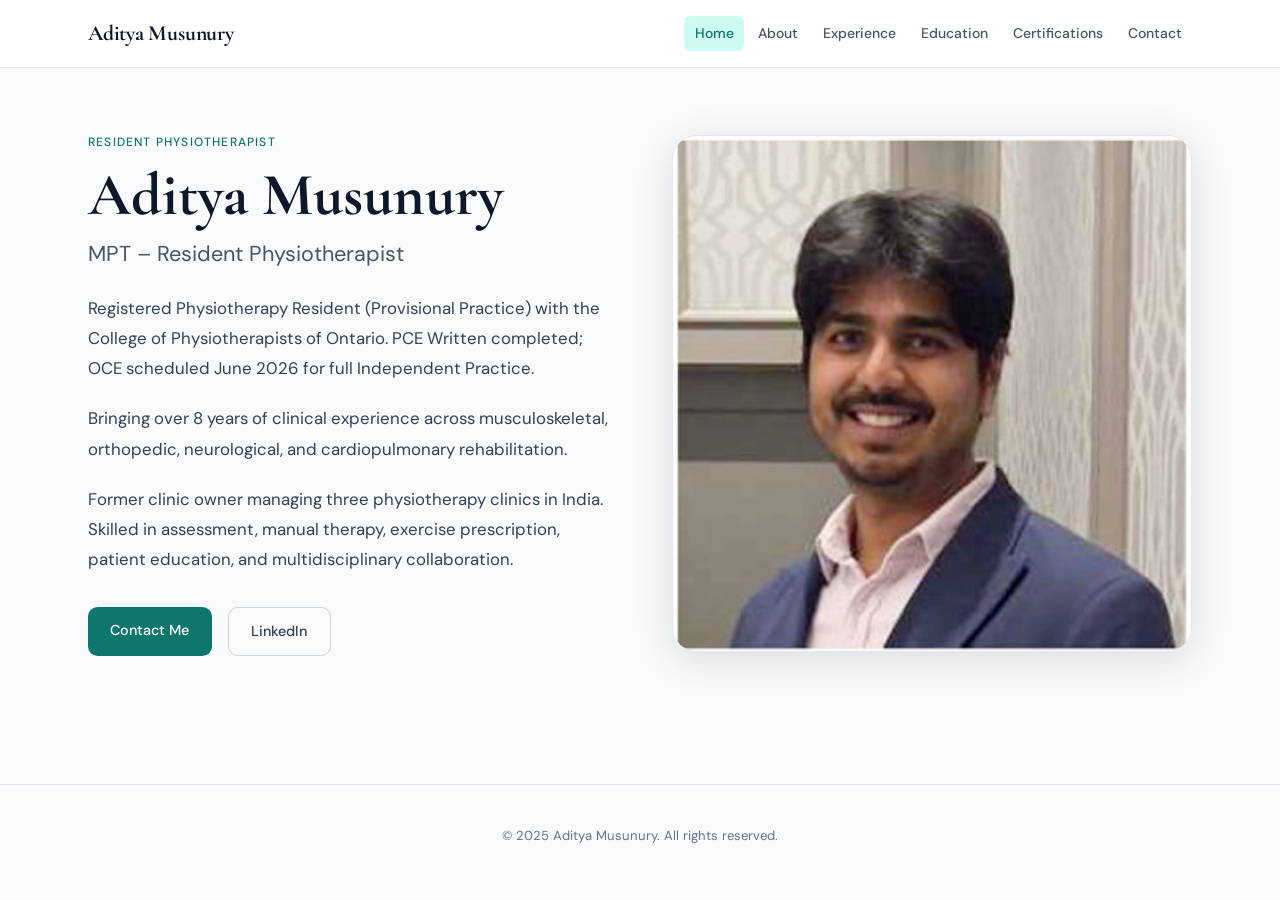
<file: index.html>
<!DOCTYPE html>
<html lang="en">
<head>
  <meta charset="UTF-8" />
  <meta name="viewport" content="width=device-width, initial-scale=1.0" />
  <title>Aditya Musunury | Resident Physiotherapist</title>
  <meta name="description" content="Professional website of Aditya Musunury, MPT – Resident Physiotherapist in Ontario." />
  <link rel="stylesheet" href="style.css" />
</head>
<body>

  <div id="site-nav"></div>

  <main class="page">
    <div class="hero">
      <div class="fade-up">
        <p class="eyebrow">Resident Physiotherapist</p>
        <h1>Aditya Musunury</h1>
        <p class="hero-sub">MPT – Resident Physiotherapist</p>

        <p class="hero-body">
          Registered Physiotherapy Resident (Provisional Practice) with the
          College of Physiotherapists of Ontario. PCE Written completed; OCE
          scheduled June 2026 for full Independent Practice.
        </p>
        <p class="hero-body">
          Bringing over 8 years of clinical experience across musculoskeletal,
          orthopedic, neurological, and cardiopulmonary rehabilitation.
        </p>
        <p class="hero-body">
          Former clinic owner managing three physiotherapy clinics in India.
          Skilled in assessment, manual therapy, exercise prescription,
          patient education, and multidisciplinary collaboration.
        </p>

        <div class="hero-actions">
          <a href="contact.html" class="btn btn-primary">Contact Me</a>
          <a href="https://www.linkedin.com/in/adityamusunury" target="_blank" rel="noreferrer" class="btn btn-outline">LinkedIn</a>
        </div>
      </div>

      <div class="hero-img fade-up">
        <img src="profile.jpg" alt="Aditya Musunury" width="450" height="550" />
      </div>
    </div>
  </main>

  <footer>© 2025 Aditya Musunury. All rights reserved.</footer>

  <script src="nav.js"></script>
</body>
</html>
</file>
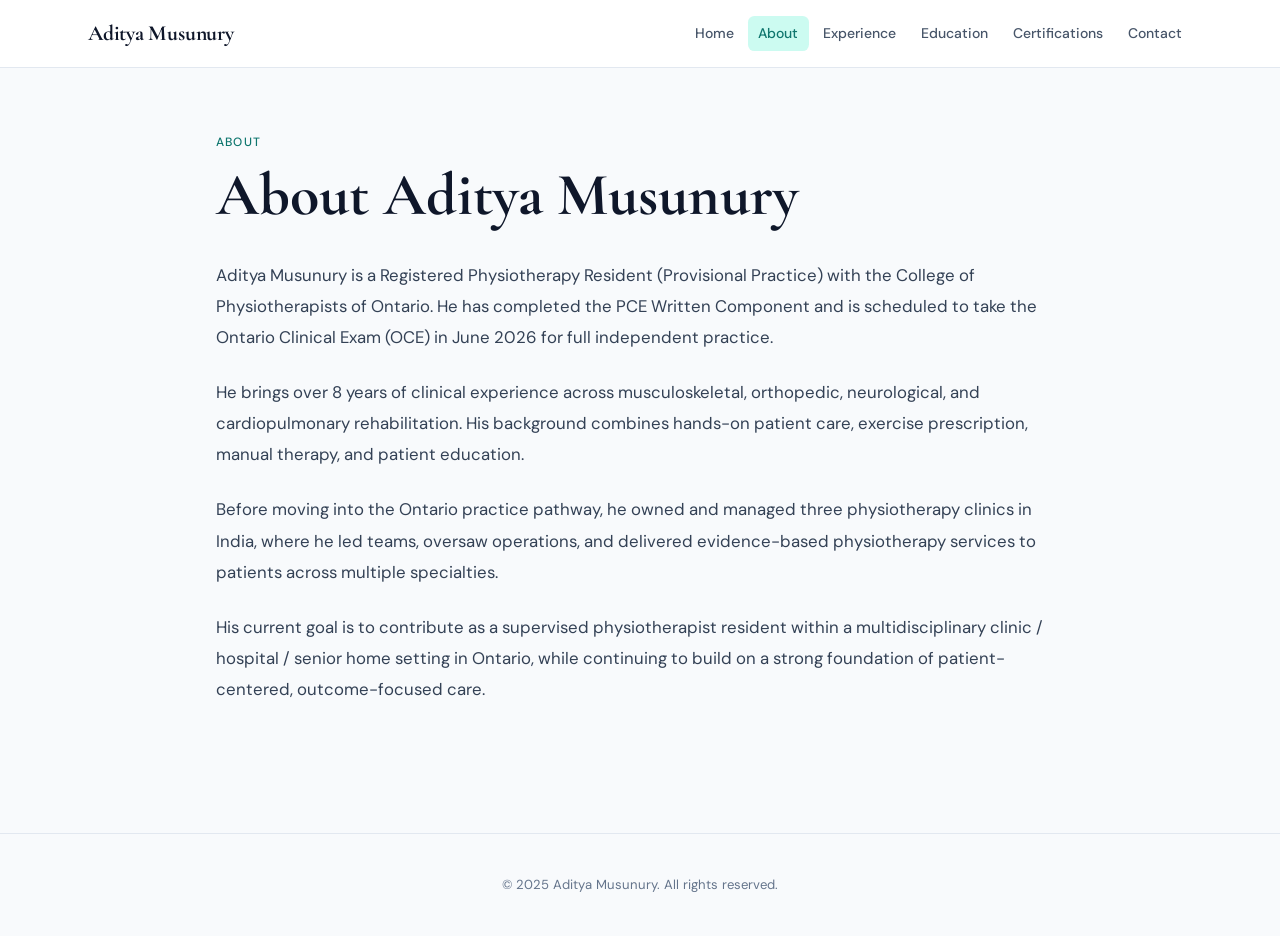
<file: about.html>
<!DOCTYPE html>
<html lang="en">
<head>
  <meta charset="UTF-8" />
  <meta name="viewport" content="width=device-width, initial-scale=1.0" />
  <title>About | Aditya Musunury</title>
  <link rel="stylesheet" href="style.css" />
</head>
<body>

  <div id="site-nav"></div>

  <main class="page-sm">
    <p class="eyebrow fade-up">About</p>
    <h1 class="fade-up">About Aditya Musunury</h1>

    <div class="mt-4 stack fade-up" style="font-size:1.05rem; line-height:1.85;">
      <p>
        Aditya Musunury is a Registered Physiotherapy Resident (Provisional Practice)
        with the College of Physiotherapists of Ontario. He has completed the PCE
        Written Component and is scheduled to take the Ontario Clinical Exam (OCE)
        in June 2026 for full independent practice.
      </p>
      <p>
        He brings over 8 years of clinical experience across musculoskeletal,
        orthopedic, neurological, and cardiopulmonary rehabilitation. His
        background combines hands-on patient care, exercise prescription,
        manual therapy, and patient education.
      </p>
      <p>
        Before moving into the Ontario practice pathway, he owned and managed
        three physiotherapy clinics in India, where he led teams, oversaw
        operations, and delivered evidence-based physiotherapy services to
        patients across multiple specialties.
      </p>
      <p>
        His current goal is to contribute as a supervised
        physiotherapist resident within a multidisciplinary clinic / hospital / senior home setting in Ontario,
        while continuing to build on a strong foundation of patient-centered,
        outcome-focused care.
      </p>
    </div>
  </main>

  <footer>© 2025 Aditya Musunury. All rights reserved.</footer>

  <script src="nav.js"></script>
</body>
</html>
</file>
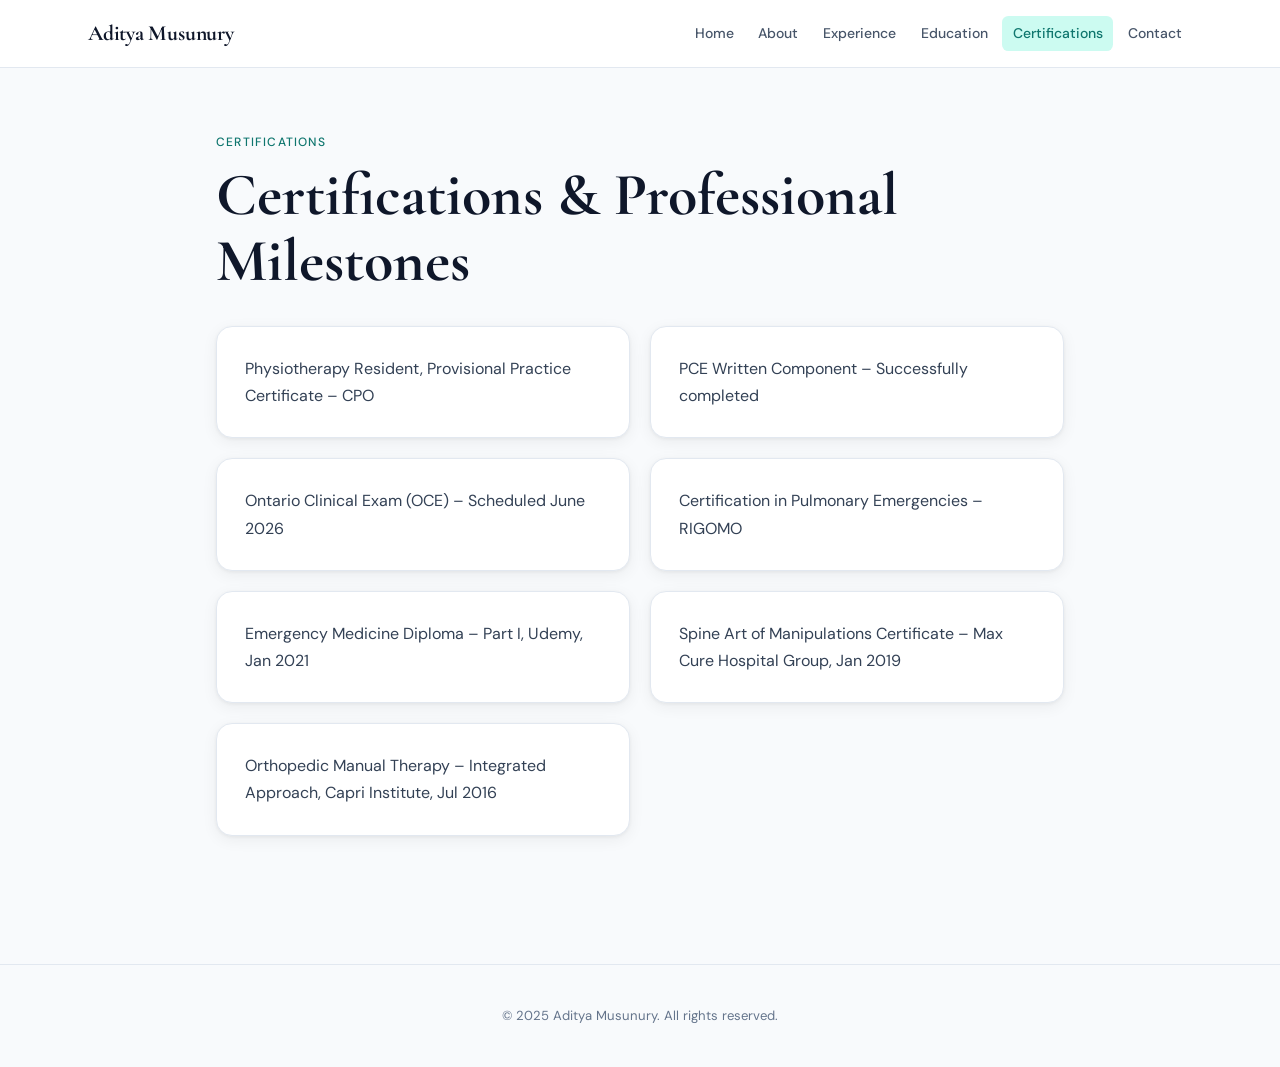
<file: certifications.html>
<!DOCTYPE html>
<html lang="en">
<head>
  <meta charset="UTF-8" />
  <meta name="viewport" content="width=device-width, initial-scale=1.0" />
  <title>Certifications | Aditya Musunury</title>
  <link rel="stylesheet" href="style.css" />
</head>
<body>

  <div id="site-nav"></div>

  <main class="page-sm">
    <p class="eyebrow fade-up">Certifications</p>
    <h1 class="fade-up">Certifications &amp; Professional Milestones</h1>

    <div class="mt-4 card-grid card-grid-2">
      <div class="card fade-up"><p>Physiotherapy Resident, Provisional Practice Certificate – CPO</p></div>
      <div class="card fade-up"><p>PCE Written Component – Successfully completed</p></div>
      <div class="card fade-up"><p>Ontario Clinical Exam (OCE) – Scheduled June 2026</p></div>
      <div class="card fade-up"><p>Certification in Pulmonary Emergencies – RIGOMO</p></div>
      <div class="card fade-up"><p>Emergency Medicine Diploma – Part I, Udemy, Jan 2021</p></div>
      <div class="card fade-up"><p>Spine Art of Manipulations Certificate – Max Cure Hospital Group, Jan 2019</p></div>
      <div class="card fade-up"><p>Orthopedic Manual Therapy – Integrated Approach, Capri Institute, Jul 2016</p></div>
    </div>
  </main>

  <footer>© 2025 Aditya Musunury. All rights reserved.</footer>

  <script src="nav.js"></script>
</body>
</html>
</file>
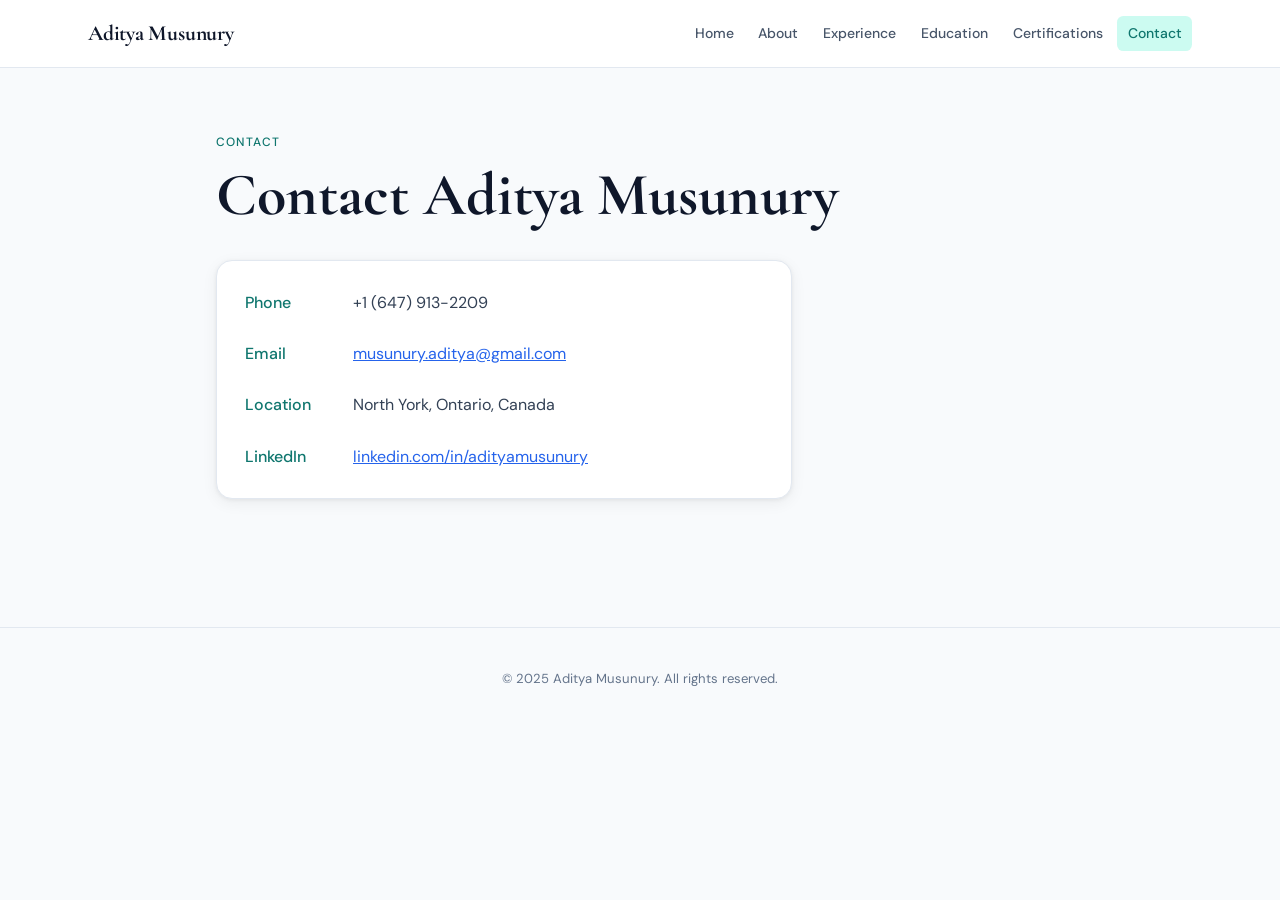
<file: contact.html>
<!DOCTYPE html>
<html lang="en">
<head>
  <meta charset="UTF-8" />
  <meta name="viewport" content="width=device-width, initial-scale=1.0" />
  <title>Contact | Aditya Musunury</title>
  <link rel="stylesheet" href="style.css" />
</head>
<body>

  <div id="site-nav"></div>

  <main class="page-sm">
    <p class="eyebrow fade-up">Contact</p>
    <h1 class="fade-up">Contact Aditya Musunury</h1>

    <div class="card mt-4 fade-up" style="max-width:36rem;">
      <div class="stack">
        <div class="contact-item">
          <span class="contact-label">Phone</span>
          <span>+1 (647) 913-2209</span>
        </div>
        <div class="contact-item">
          <span class="contact-label">Email</span>
          <a href="mailto:musunury.aditya@gmail.com">musunury.aditya@gmail.com</a>
        </div>
        <div class="contact-item">
          <span class="contact-label">Location</span>
          <span>North York, Ontario, Canada</span>
        </div>
        <div class="contact-item">
          <span class="contact-label">LinkedIn</span>
          <a href="https://www.linkedin.com/in/adityamusunury" target="_blank" rel="noreferrer">
            linkedin.com/in/adityamusunury
          </a>
        </div>
      </div>
    </div>
  </main>

  <footer>© 2025 Aditya Musunury. All rights reserved.</footer>

  <script src="nav.js"></script>
</body>
</html>
</file>
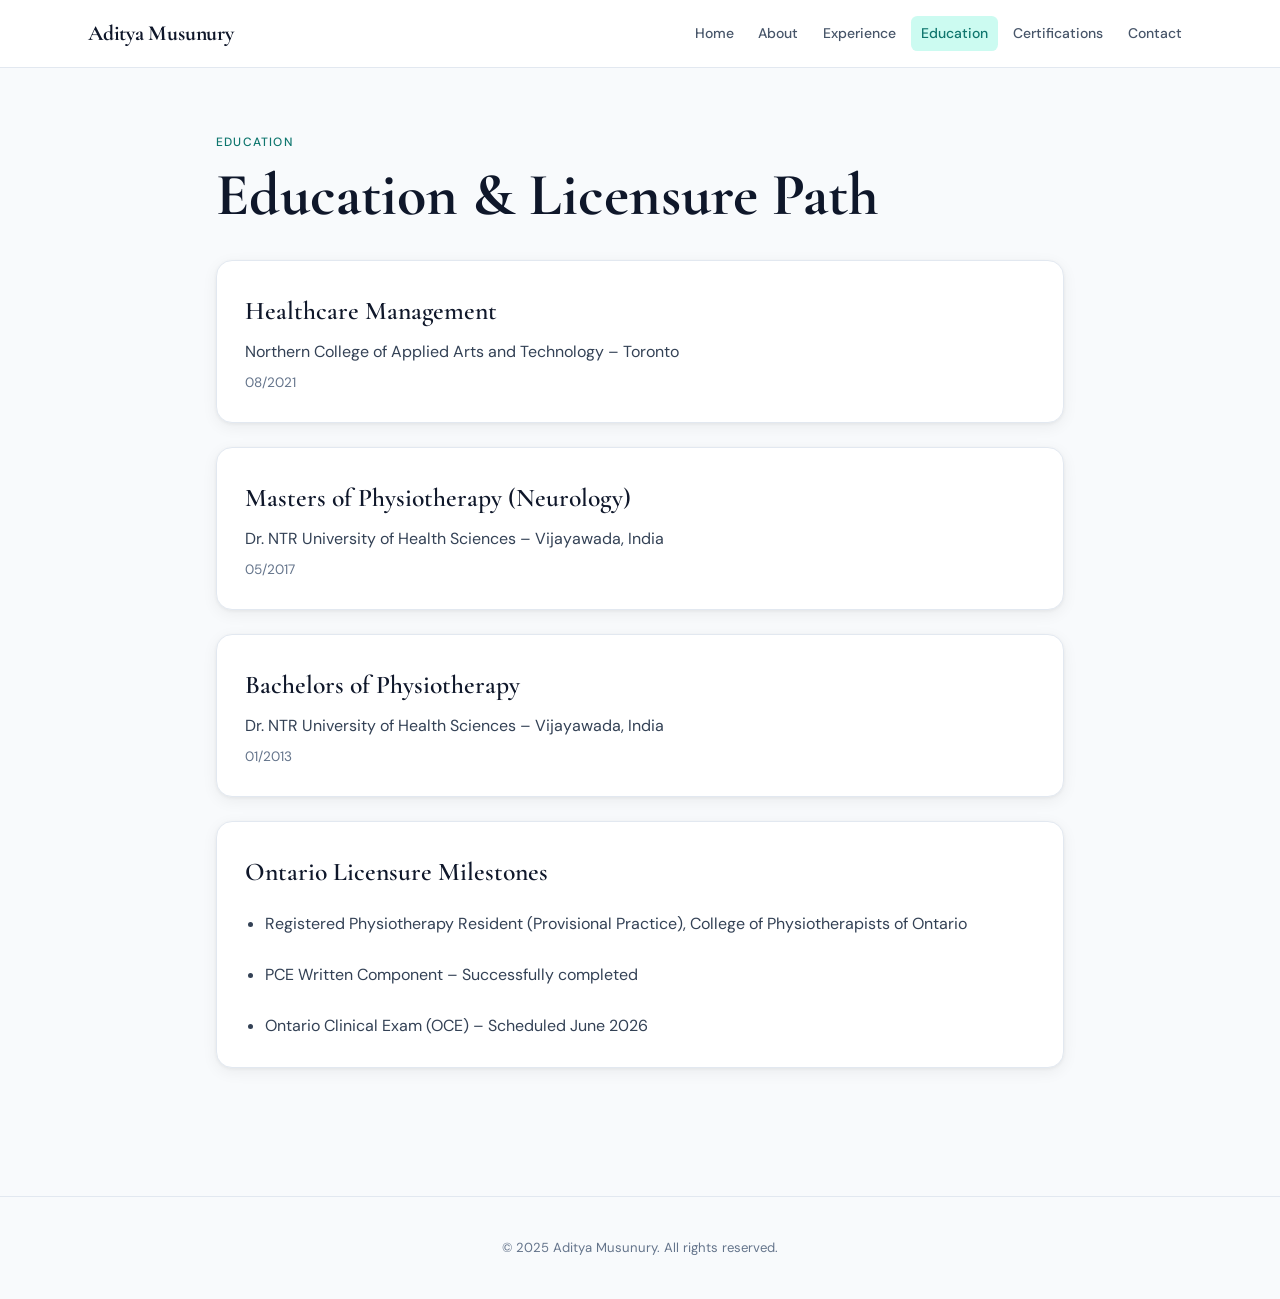
<file: education.html>
<!DOCTYPE html>
<html lang="en">
<head>
  <meta charset="UTF-8" />
  <meta name="viewport" content="width=device-width, initial-scale=1.0" />
  <title>Education | Aditya Musunury</title>
  <link rel="stylesheet" href="style.css" />
</head>
<body>

  <div id="site-nav"></div>

  <main class="page-sm">
    <p class="eyebrow fade-up">Education</p>
    <h1 class="fade-up">Education &amp; Licensure Path</h1>

    <div class="mt-4 stack">

      <div class="card fade-up">
        <h2>Healthcare Management</h2>
        <p class="mt-1">Northern College of Applied Arts and Technology – Toronto</p>
        <p class="text-sm mt-1">08/2021</p>
      </div>

      <div class="card fade-up">
        <h2>Masters of Physiotherapy (Neurology)</h2>
        <p class="mt-1">Dr. NTR University of Health Sciences – Vijayawada, India</p>
        <p class="text-sm mt-1">05/2017</p>
      </div>

      <div class="card fade-up">
        <h2>Bachelors of Physiotherapy</h2>
        <p class="mt-1">Dr. NTR University of Health Sciences – Vijayawada, India</p>
        <p class="text-sm mt-1">01/2013</p>
      </div>

      <div class="card fade-up">
        <h2>Ontario Licensure Milestones</h2>
        <ul style="margin-top:1rem; padding-left:1.25rem;" class="stack">
          <li>Registered Physiotherapy Resident (Provisional Practice), College of Physiotherapists of Ontario</li>
          <li>PCE Written Component – Successfully completed</li>
          <li>Ontario Clinical Exam (OCE) – Scheduled June 2026</li>
        </ul>
      </div>

    </div>
  </main>

  <footer>© 2025 Aditya Musunury. All rights reserved.</footer>

  <script src="nav.js"></script>
</body>
</html>
</file>
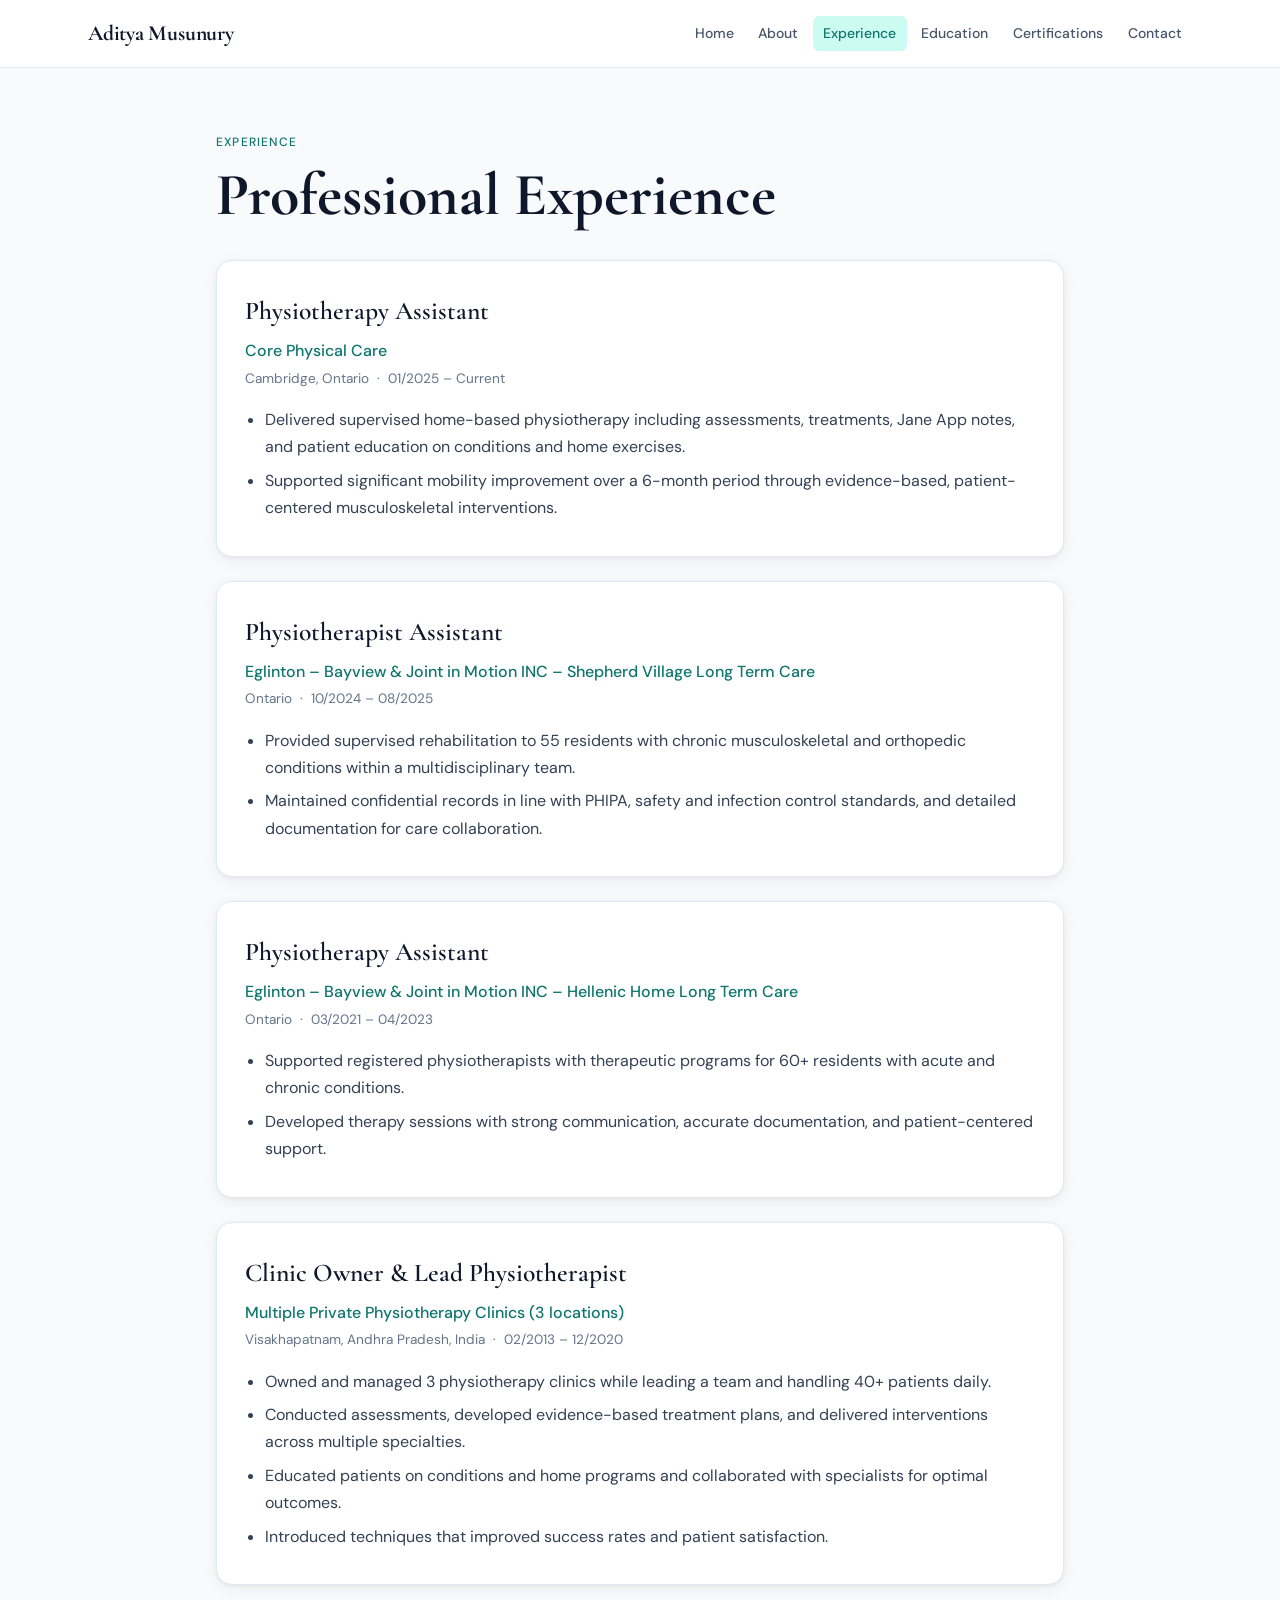
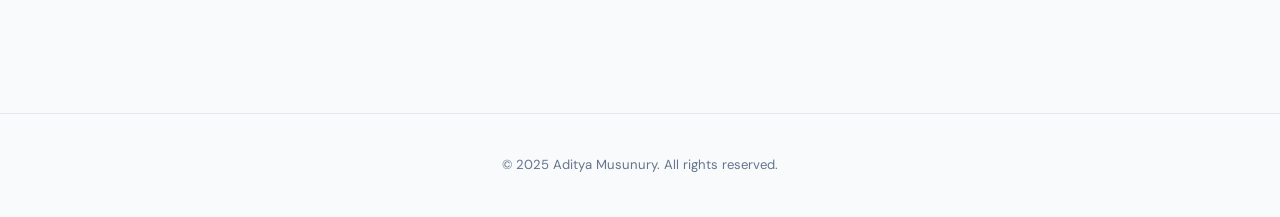
<file: experience.html>
<!DOCTYPE html>
<html lang="en">
<head>
  <meta charset="UTF-8" />
  <meta name="viewport" content="width=device-width, initial-scale=1.0" />
  <title>Experience | Aditya Musunury</title>
  <link rel="stylesheet" href="style.css" />
</head>
<body>

  <div id="site-nav"></div>

  <main class="page-sm">
    <p class="eyebrow fade-up">Experience</p>
    <h1 class="fade-up">Professional Experience</h1>

    <div class="mt-4 stack">

      <div class="card exp-card fade-up">
        <h2>Physiotherapy Assistant</h2>
        <p class="exp-org">Core Physical Care</p>
        <p class="exp-meta">Cambridge, Ontario &nbsp;·&nbsp; 01/2025 – Current</p>
        <ul>
          <li>Delivered supervised home-based physiotherapy including assessments, treatments, Jane App notes, and patient education on conditions and home exercises.</li>
          <li>Supported significant mobility improvement over a 6-month period through evidence-based, patient-centered musculoskeletal interventions.</li>
        </ul>
      </div>

      <div class="card exp-card fade-up">
        <h2>Physiotherapist Assistant</h2>
        <p class="exp-org">Eglinton – Bayview &amp; Joint in Motion INC – Shepherd Village Long Term Care</p>
        <p class="exp-meta">Ontario &nbsp;·&nbsp; 10/2024 – 08/2025</p>
        <ul>
          <li>Provided supervised rehabilitation to 55 residents with chronic musculoskeletal and orthopedic conditions within a multidisciplinary team.</li>
          <li>Maintained confidential records in line with PHIPA, safety and infection control standards, and detailed documentation for care collaboration.</li>
        </ul>
      </div>

      <div class="card exp-card fade-up">
        <h2>Physiotherapy Assistant</h2>
        <p class="exp-org">Eglinton – Bayview &amp; Joint in Motion INC – Hellenic Home Long Term Care</p>
        <p class="exp-meta">Ontario &nbsp;·&nbsp; 03/2021 – 04/2023</p>
        <ul>
          <li>Supported registered physiotherapists with therapeutic programs for 60+ residents with acute and chronic conditions.</li>
          <li>Developed therapy sessions with strong communication, accurate documentation, and patient-centered support.</li>
        </ul>
      </div>

      <div class="card exp-card fade-up">
        <h2>Clinic Owner &amp; Lead Physiotherapist</h2>
        <p class="exp-org">Multiple Private Physiotherapy Clinics (3 locations)</p>
        <p class="exp-meta">Visakhapatnam, Andhra Pradesh, India &nbsp;·&nbsp; 02/2013 – 12/2020</p>
        <ul>
          <li>Owned and managed 3 physiotherapy clinics while leading a team and handling 40+ patients daily.</li>
          <li>Conducted assessments, developed evidence-based treatment plans, and delivered interventions across multiple specialties.</li>
          <li>Educated patients on conditions and home programs and collaborated with specialists for optimal outcomes.</li>
          <li>Introduced techniques that improved success rates and patient satisfaction.</li>
        </ul>
      </div>

    </div>
  </main>

  <footer>© 2025 Aditya Musunury. All rights reserved.</footer>

  <script src="nav.js"></script>
</body>
</html>
</file>
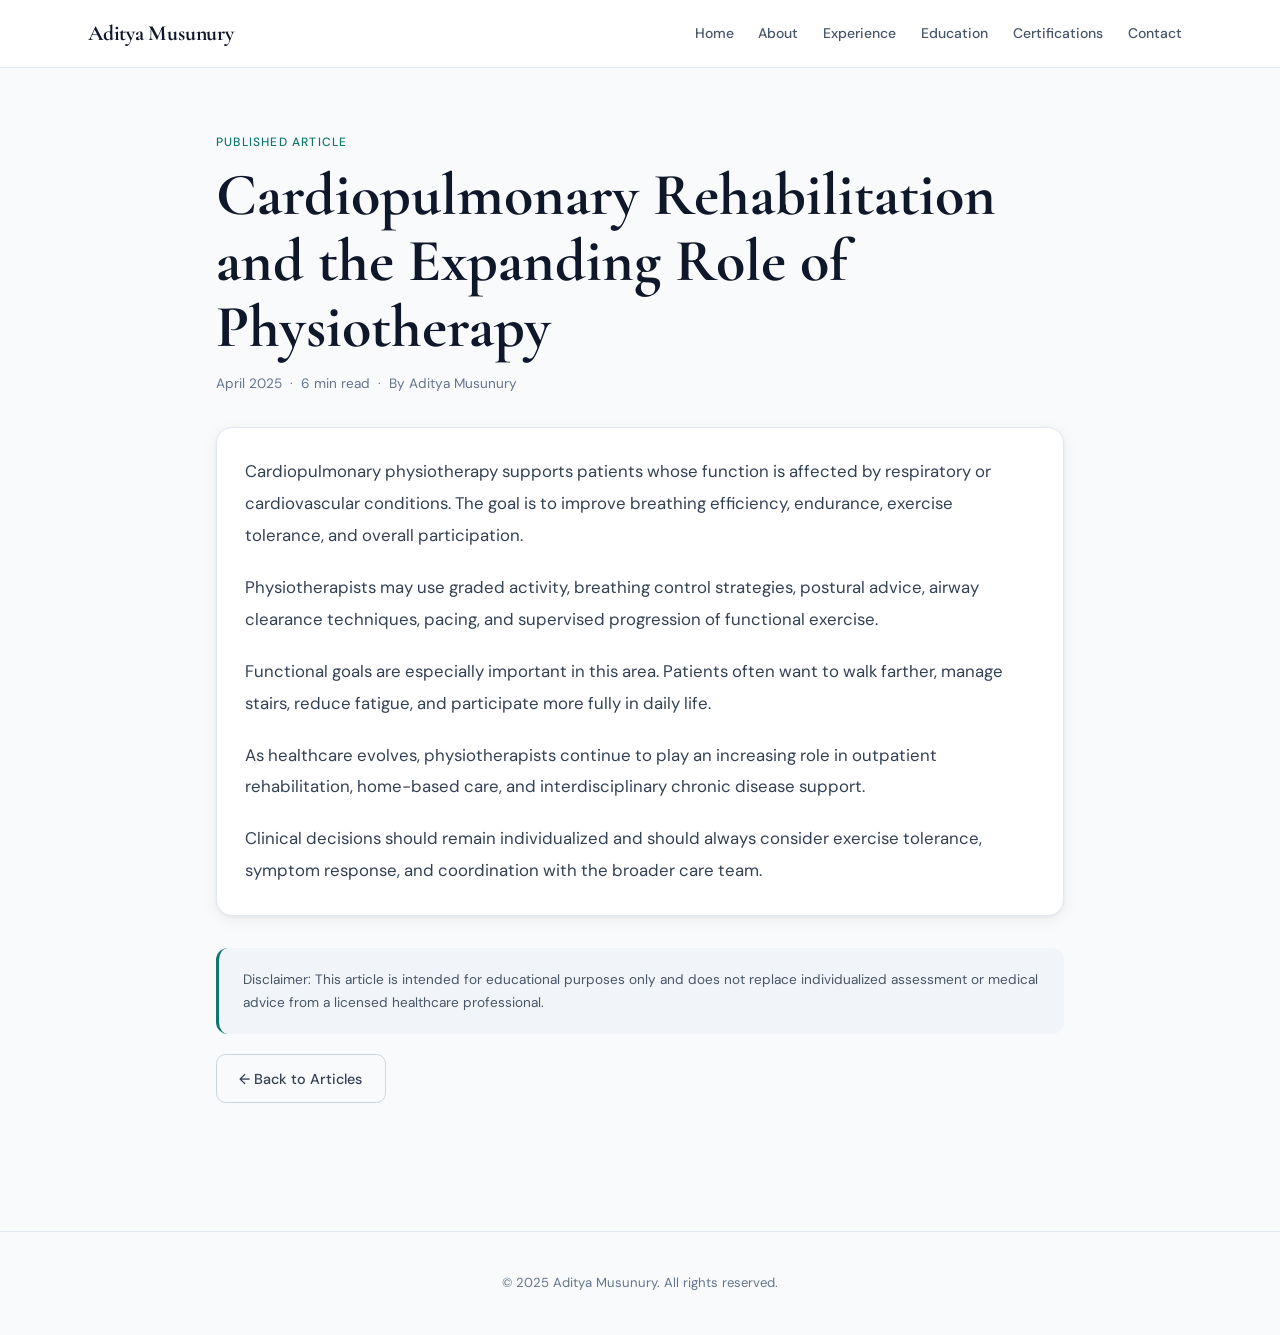
<file: articles/cardiopulmonary-rehabilitation-role-of-physiotherapy.html>
<!DOCTYPE html>
<html lang="en">
<head>
  <meta charset="UTF-8" />
  <meta name="viewport" content="width=device-width, initial-scale=1.0" />
  <title>Cardiopulmonary Rehabilitation and the Expanding Role of Physiotherapy | Aditya Musunury</title>
  <link rel="stylesheet" href="../style.css" />
</head>
<body>

  <div id="site-nav"></div>

  <main class="page-sm">
    <p class="eyebrow fade-up">Published Article</p>
    <h1 class="fade-up">Cardiopulmonary Rehabilitation and the Expanding Role of Physiotherapy</h1>
    <p class="text-sm mt-2 fade-up">April 2025 &nbsp;·&nbsp; 6 min read &nbsp;·&nbsp; By Aditya Musunury</p>

    <div class="card mt-4 article-body fade-up">
      <p>Cardiopulmonary physiotherapy supports patients whose function is affected by respiratory or cardiovascular conditions. The goal is to improve breathing efficiency, endurance, exercise tolerance, and overall participation.</p>
      <p>Physiotherapists may use graded activity, breathing control strategies, postural advice, airway clearance techniques, pacing, and supervised progression of functional exercise.</p>
      <p>Functional goals are especially important in this area. Patients often want to walk farther, manage stairs, reduce fatigue, and participate more fully in daily life.</p>
      <p>As healthcare evolves, physiotherapists continue to play an increasing role in outpatient rehabilitation, home-based care, and interdisciplinary chronic disease support.</p>
      <p>Clinical decisions should remain individualized and should always consider exercise tolerance, symptom response, and coordination with the broader care team.</p>
    </div>

    <div class="disclaimer fade-up">
      Disclaimer: This article is intended for educational purposes only and
      does not replace individualized assessment or medical advice from a
      licensed healthcare professional.
    </div>

    <div class="mt-3 fade-up">
      <a href="../articles.html" class="btn btn-outline">← Back to Articles</a>
    </div>
  </main>

  <footer>© 2025 Aditya Musunury. All rights reserved.</footer>

  <script src="../nav.js"></script>
</body>
</html>
</file>
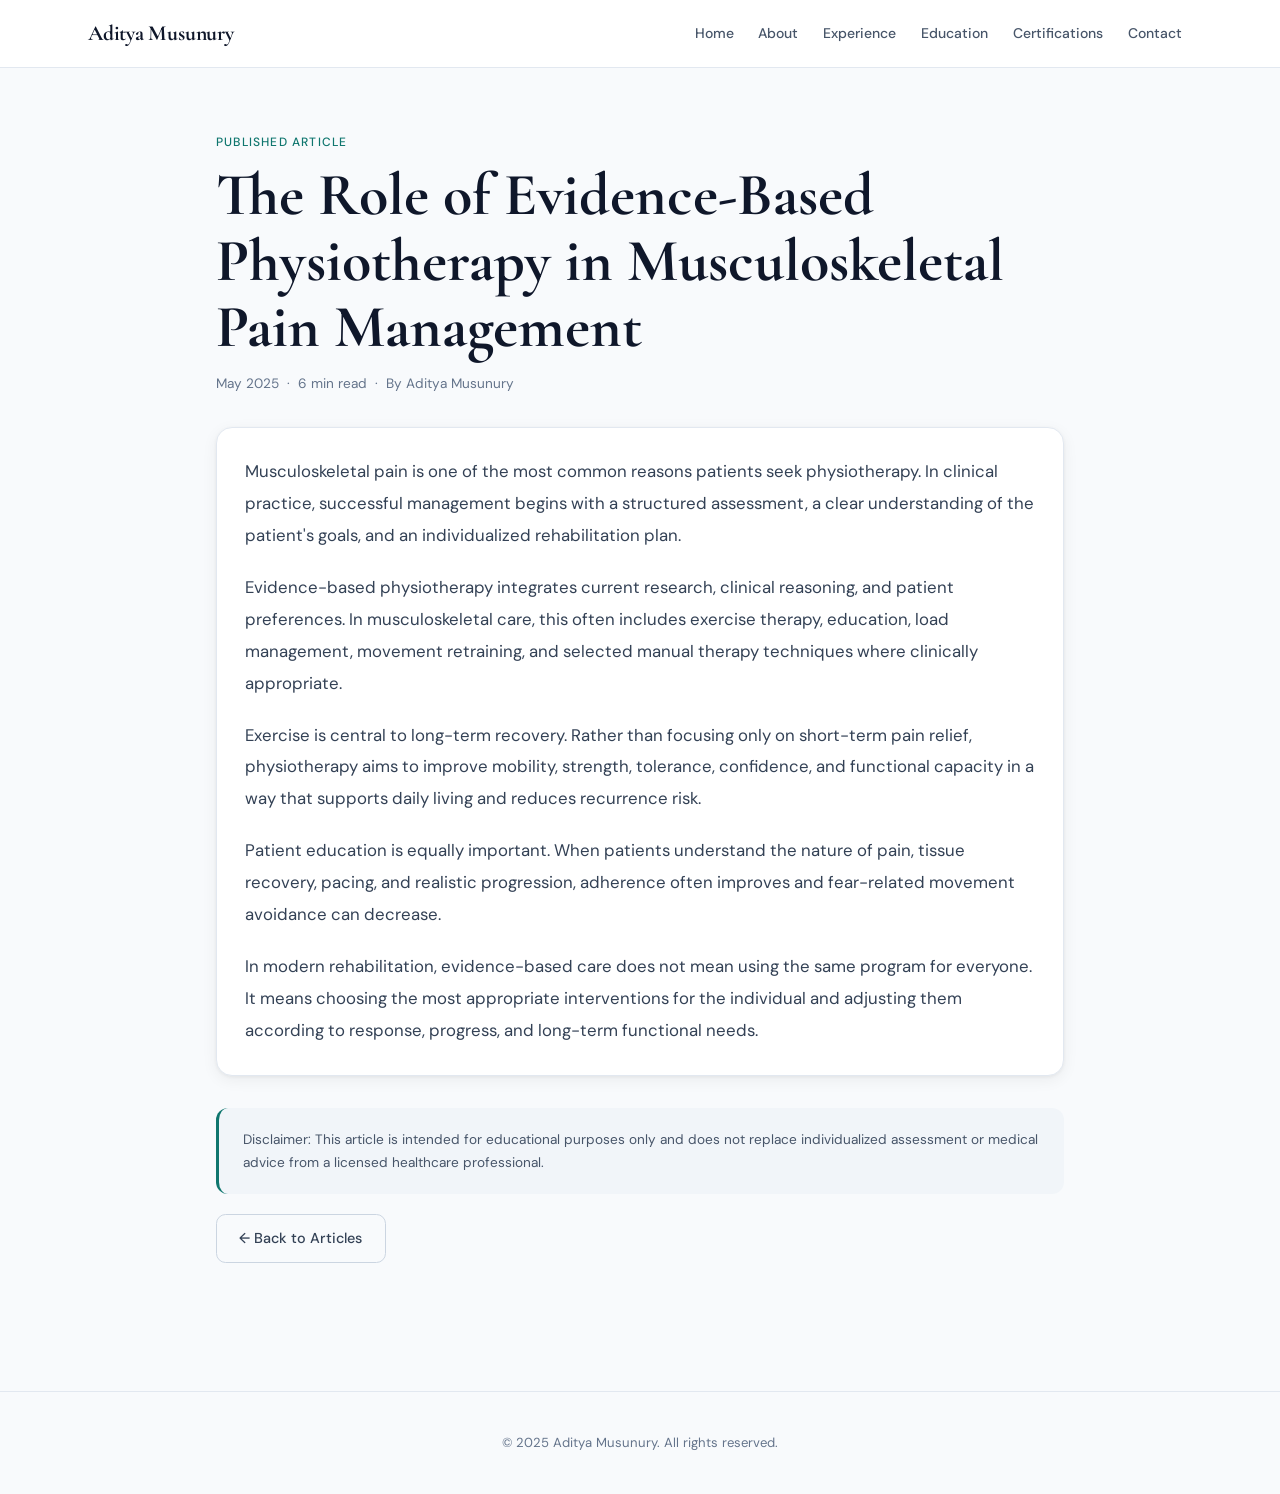
<file: articles/evidence-based-physiotherapy-musculoskeletal-pain.html>
<!DOCTYPE html>
<html lang="en">
<head>
  <meta charset="UTF-8" />
  <meta name="viewport" content="width=device-width, initial-scale=1.0" />
  <title>The Role of Evidence-Based Physiotherapy in Musculoskeletal Pain Management | Aditya Musunury</title>
  <link rel="stylesheet" href="../style.css" />
</head>
<body>

  <div id="site-nav"></div>

  <main class="page-sm">
    <p class="eyebrow fade-up">Published Article</p>
    <h1 class="fade-up">The Role of Evidence-Based Physiotherapy in Musculoskeletal Pain Management</h1>
    <p class="text-sm mt-2 fade-up">May 2025 &nbsp;·&nbsp; 6 min read &nbsp;·&nbsp; By Aditya Musunury</p>

    <div class="card mt-4 article-body fade-up">
      <p>Musculoskeletal pain is one of the most common reasons patients seek physiotherapy. In clinical practice, successful management begins with a structured assessment, a clear understanding of the patient's goals, and an individualized rehabilitation plan.</p>
      <p>Evidence-based physiotherapy integrates current research, clinical reasoning, and patient preferences. In musculoskeletal care, this often includes exercise therapy, education, load management, movement retraining, and selected manual therapy techniques where clinically appropriate.</p>
      <p>Exercise is central to long-term recovery. Rather than focusing only on short-term pain relief, physiotherapy aims to improve mobility, strength, tolerance, confidence, and functional capacity in a way that supports daily living and reduces recurrence risk.</p>
      <p>Patient education is equally important. When patients understand the nature of pain, tissue recovery, pacing, and realistic progression, adherence often improves and fear-related movement avoidance can decrease.</p>
      <p>In modern rehabilitation, evidence-based care does not mean using the same program for everyone. It means choosing the most appropriate interventions for the individual and adjusting them according to response, progress, and long-term functional needs.</p>
    </div>

    <div class="disclaimer fade-up">
      Disclaimer: This article is intended for educational purposes only and
      does not replace individualized assessment or medical advice from a
      licensed healthcare professional.
    </div>

    <div class="mt-3 fade-up">
      <a href="../articles.html" class="btn btn-outline">← Back to Articles</a>
    </div>
  </main>

  <footer>© 2025 Aditya Musunury. All rights reserved.</footer>

  <script src="../nav.js"></script>
</body>
</html>
</file>
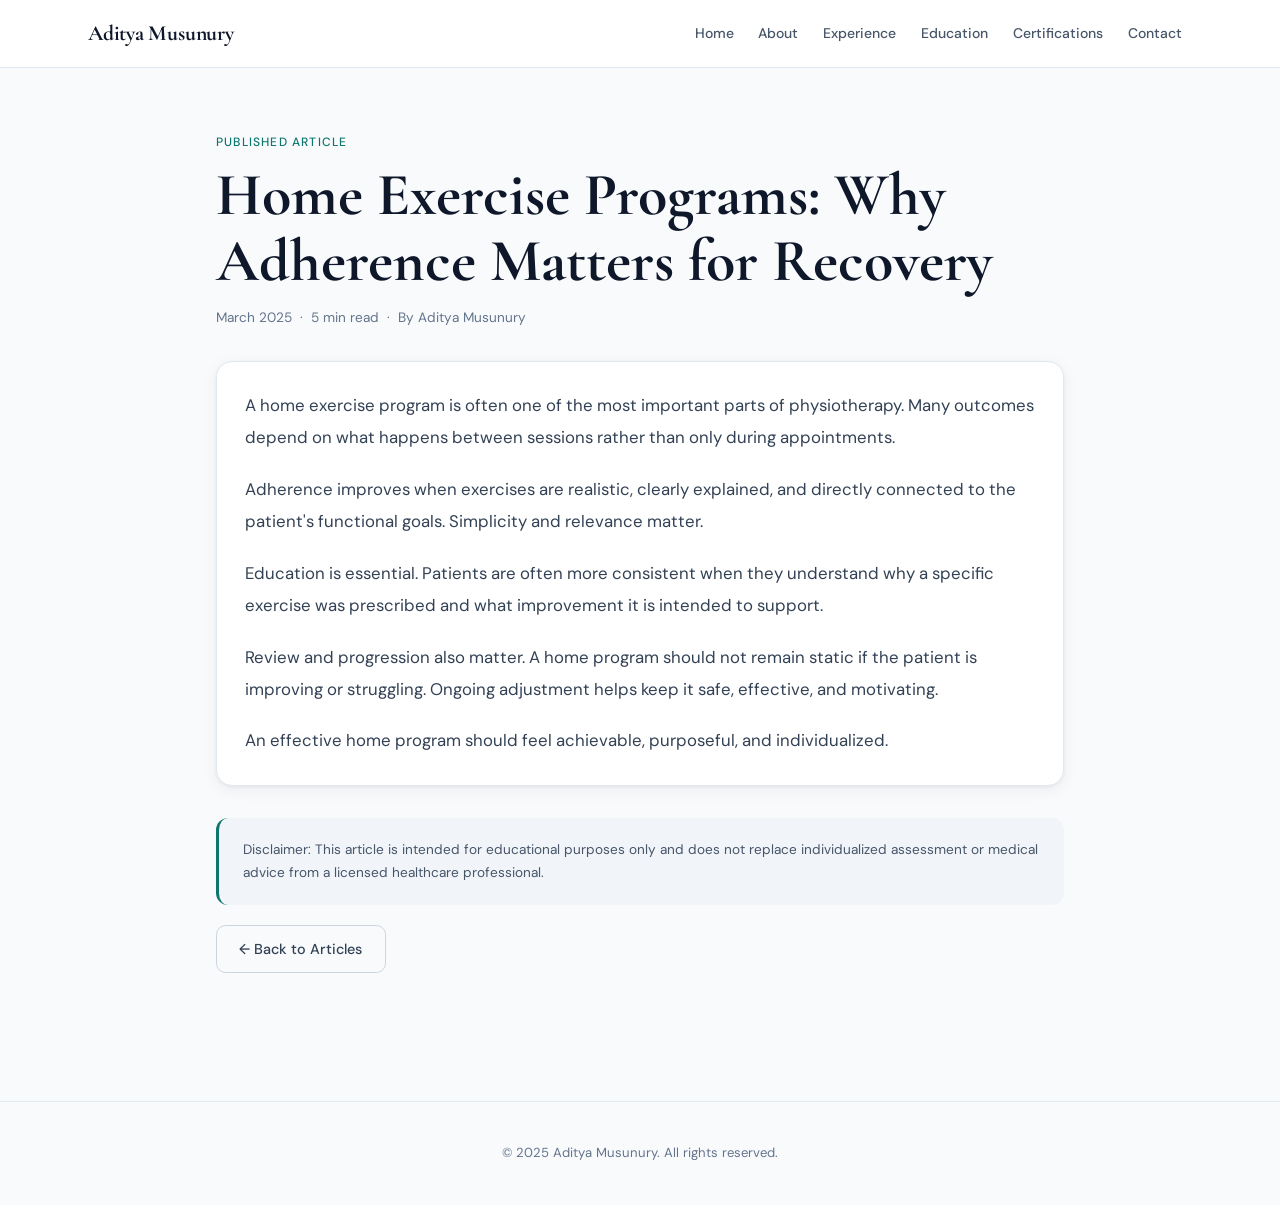
<file: articles/home-exercise-programs-adherence.html>
<!DOCTYPE html>
<html lang="en">
<head>
  <meta charset="UTF-8" />
  <meta name="viewport" content="width=device-width, initial-scale=1.0" />
  <title>Home Exercise Programs: Why Adherence Matters for Recovery | Aditya Musunury</title>
  <link rel="stylesheet" href="../style.css" />
</head>
<body>

  <div id="site-nav"></div>

  <main class="page-sm">
    <p class="eyebrow fade-up">Published Article</p>
    <h1 class="fade-up">Home Exercise Programs: Why Adherence Matters for Recovery</h1>
    <p class="text-sm mt-2 fade-up">March 2025 &nbsp;·&nbsp; 5 min read &nbsp;·&nbsp; By Aditya Musunury</p>

    <div class="card mt-4 article-body fade-up">
      <p>A home exercise program is often one of the most important parts of physiotherapy. Many outcomes depend on what happens between sessions rather than only during appointments.</p>
      <p>Adherence improves when exercises are realistic, clearly explained, and directly connected to the patient's functional goals. Simplicity and relevance matter.</p>
      <p>Education is essential. Patients are often more consistent when they understand why a specific exercise was prescribed and what improvement it is intended to support.</p>
      <p>Review and progression also matter. A home program should not remain static if the patient is improving or struggling. Ongoing adjustment helps keep it safe, effective, and motivating.</p>
      <p>An effective home program should feel achievable, purposeful, and individualized.</p>
    </div>

    <div class="disclaimer fade-up">
      Disclaimer: This article is intended for educational purposes only and
      does not replace individualized assessment or medical advice from a
      licensed healthcare professional.
    </div>

    <div class="mt-3 fade-up">
      <a href="../articles.html" class="btn btn-outline">← Back to Articles</a>
    </div>
  </main>

  <footer>© 2025 Aditya Musunury. All rights reserved.</footer>

  <script src="../nav.js"></script>
</body>
</html>
</file>
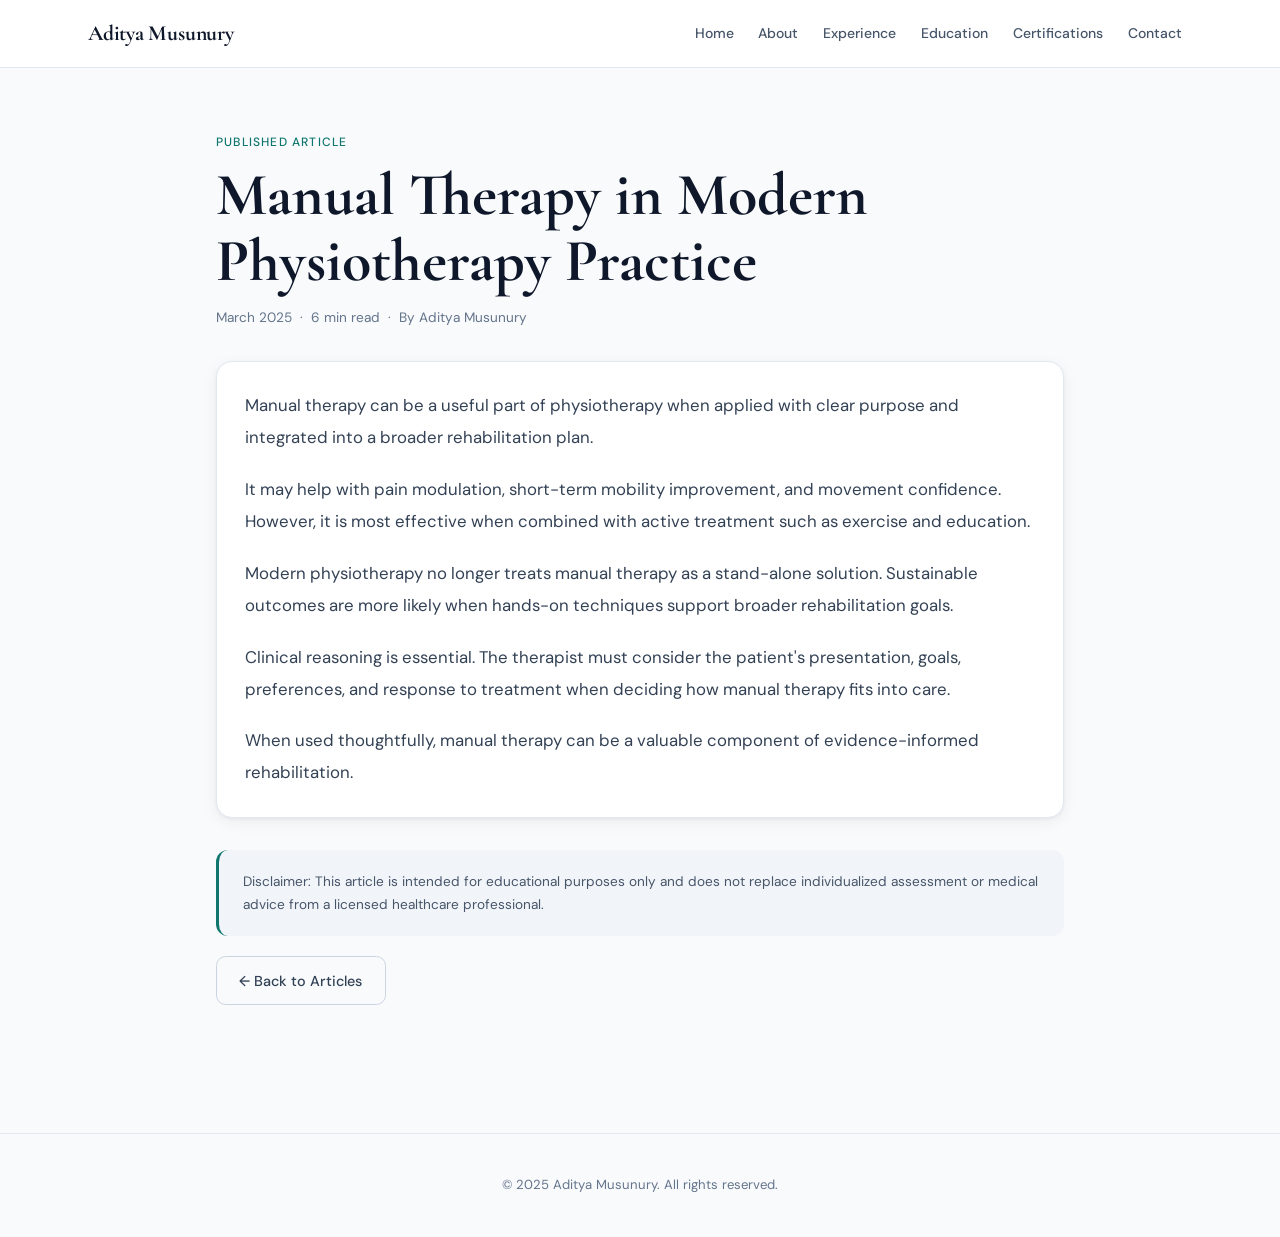
<file: articles/manual-therapy-modern-practice.html>
<!DOCTYPE html>
<html lang="en">
<head>
  <meta charset="UTF-8" />
  <meta name="viewport" content="width=device-width, initial-scale=1.0" />
  <title>Manual Therapy in Modern Physiotherapy Practice | Aditya Musunury</title>
  <link rel="stylesheet" href="../style.css" />
</head>
<body>

  <div id="site-nav"></div>

  <main class="page-sm">
    <p class="eyebrow fade-up">Published Article</p>
    <h1 class="fade-up">Manual Therapy in Modern Physiotherapy Practice</h1>
    <p class="text-sm mt-2 fade-up">March 2025 &nbsp;·&nbsp; 6 min read &nbsp;·&nbsp; By Aditya Musunury</p>

    <div class="card mt-4 article-body fade-up">
      <p>Manual therapy can be a useful part of physiotherapy when applied with clear purpose and integrated into a broader rehabilitation plan.</p>
      <p>It may help with pain modulation, short-term mobility improvement, and movement confidence. However, it is most effective when combined with active treatment such as exercise and education.</p>
      <p>Modern physiotherapy no longer treats manual therapy as a stand-alone solution. Sustainable outcomes are more likely when hands-on techniques support broader rehabilitation goals.</p>
      <p>Clinical reasoning is essential. The therapist must consider the patient's presentation, goals, preferences, and response to treatment when deciding how manual therapy fits into care.</p>
      <p>When used thoughtfully, manual therapy can be a valuable component of evidence-informed rehabilitation.</p>
    </div>

    <div class="disclaimer fade-up">
      Disclaimer: This article is intended for educational purposes only and
      does not replace individualized assessment or medical advice from a
      licensed healthcare professional.
    </div>

    <div class="mt-3 fade-up">
      <a href="../articles.html" class="btn btn-outline">← Back to Articles</a>
    </div>
  </main>

  <footer>© 2025 Aditya Musunury. All rights reserved.</footer>

  <script src="../nav.js"></script>
</body>
</html>
</file>
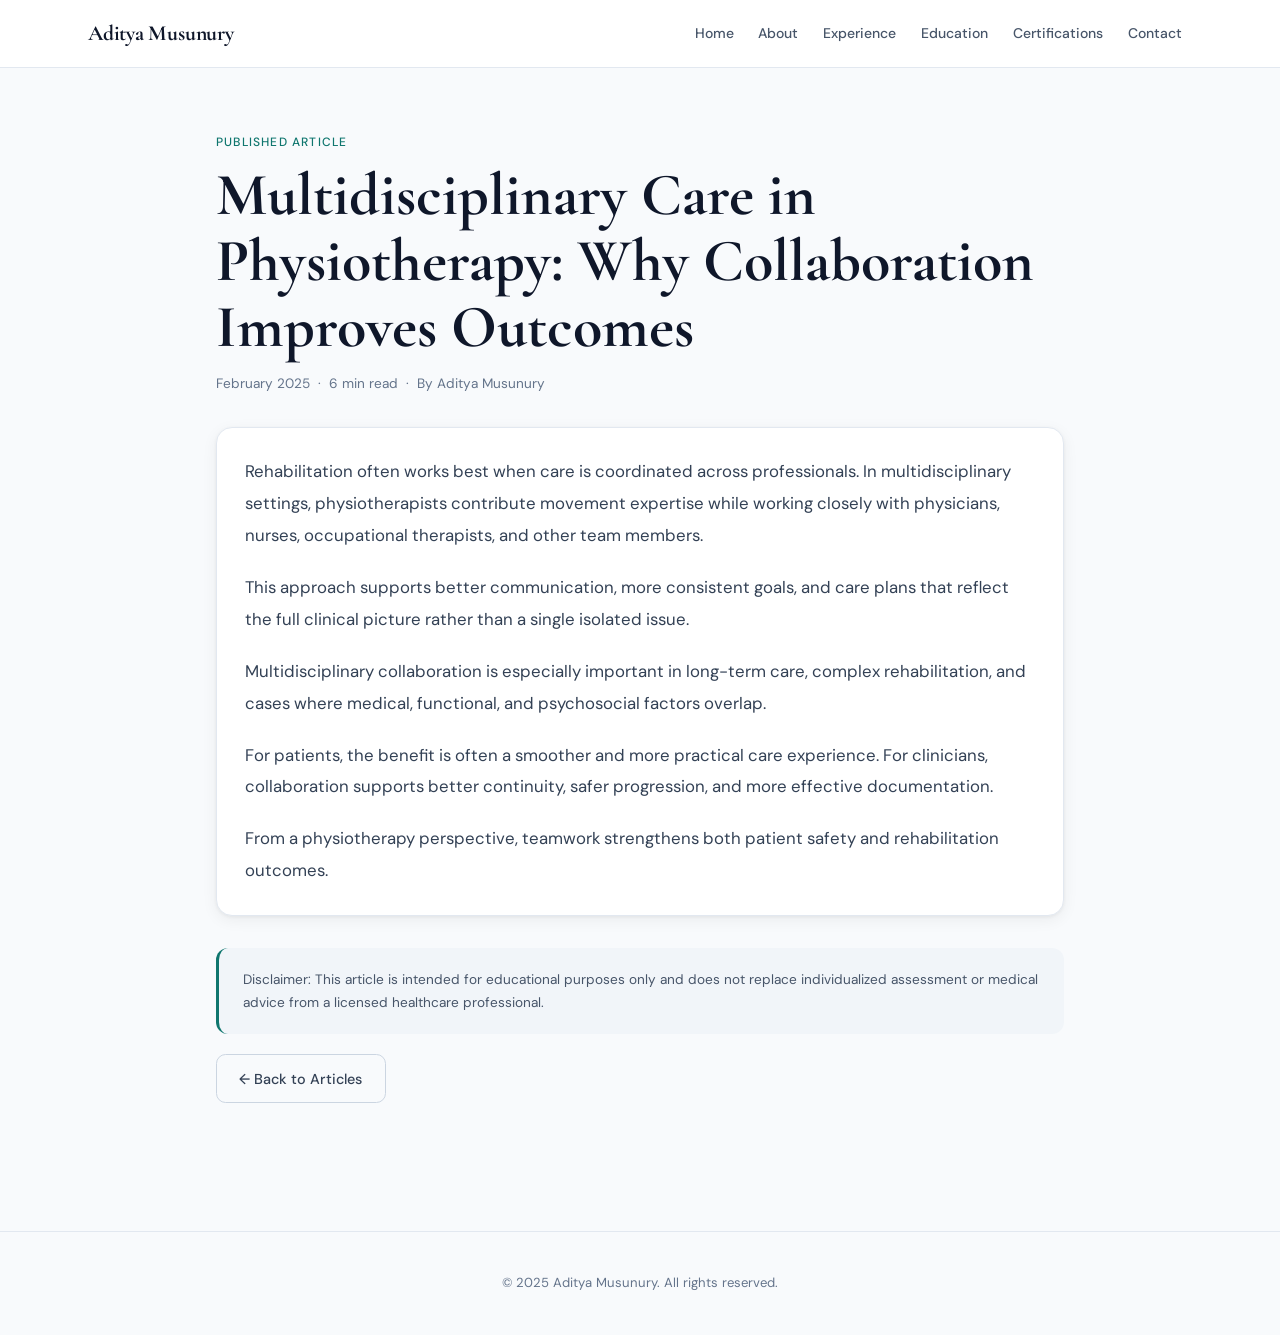
<file: articles/multidisciplinary-care-improves-outcomes.html>
<!DOCTYPE html>
<html lang="en">
<head>
  <meta charset="UTF-8" />
  <meta name="viewport" content="width=device-width, initial-scale=1.0" />
  <title>Multidisciplinary Care in Physiotherapy: Why Collaboration Improves Outcomes | Aditya Musunury</title>
  <link rel="stylesheet" href="../style.css" />
</head>
<body>

  <div id="site-nav"></div>

  <main class="page-sm">
    <p class="eyebrow fade-up">Published Article</p>
    <h1 class="fade-up">Multidisciplinary Care in Physiotherapy: Why Collaboration Improves Outcomes</h1>
    <p class="text-sm mt-2 fade-up">February 2025 &nbsp;·&nbsp; 6 min read &nbsp;·&nbsp; By Aditya Musunury</p>

    <div class="card mt-4 article-body fade-up">
      <p>Rehabilitation often works best when care is coordinated across professionals. In multidisciplinary settings, physiotherapists contribute movement expertise while working closely with physicians, nurses, occupational therapists, and other team members.</p>
      <p>This approach supports better communication, more consistent goals, and care plans that reflect the full clinical picture rather than a single isolated issue.</p>
      <p>Multidisciplinary collaboration is especially important in long-term care, complex rehabilitation, and cases where medical, functional, and psychosocial factors overlap.</p>
      <p>For patients, the benefit is often a smoother and more practical care experience. For clinicians, collaboration supports better continuity, safer progression, and more effective documentation.</p>
      <p>From a physiotherapy perspective, teamwork strengthens both patient safety and rehabilitation outcomes.</p>
    </div>

    <div class="disclaimer fade-up">
      Disclaimer: This article is intended for educational purposes only and
      does not replace individualized assessment or medical advice from a
      licensed healthcare professional.
    </div>

    <div class="mt-3 fade-up">
      <a href="../articles.html" class="btn btn-outline">← Back to Articles</a>
    </div>
  </main>

  <footer>© 2025 Aditya Musunury. All rights reserved.</footer>

  <script src="../nav.js"></script>
</body>
</html>
</file>
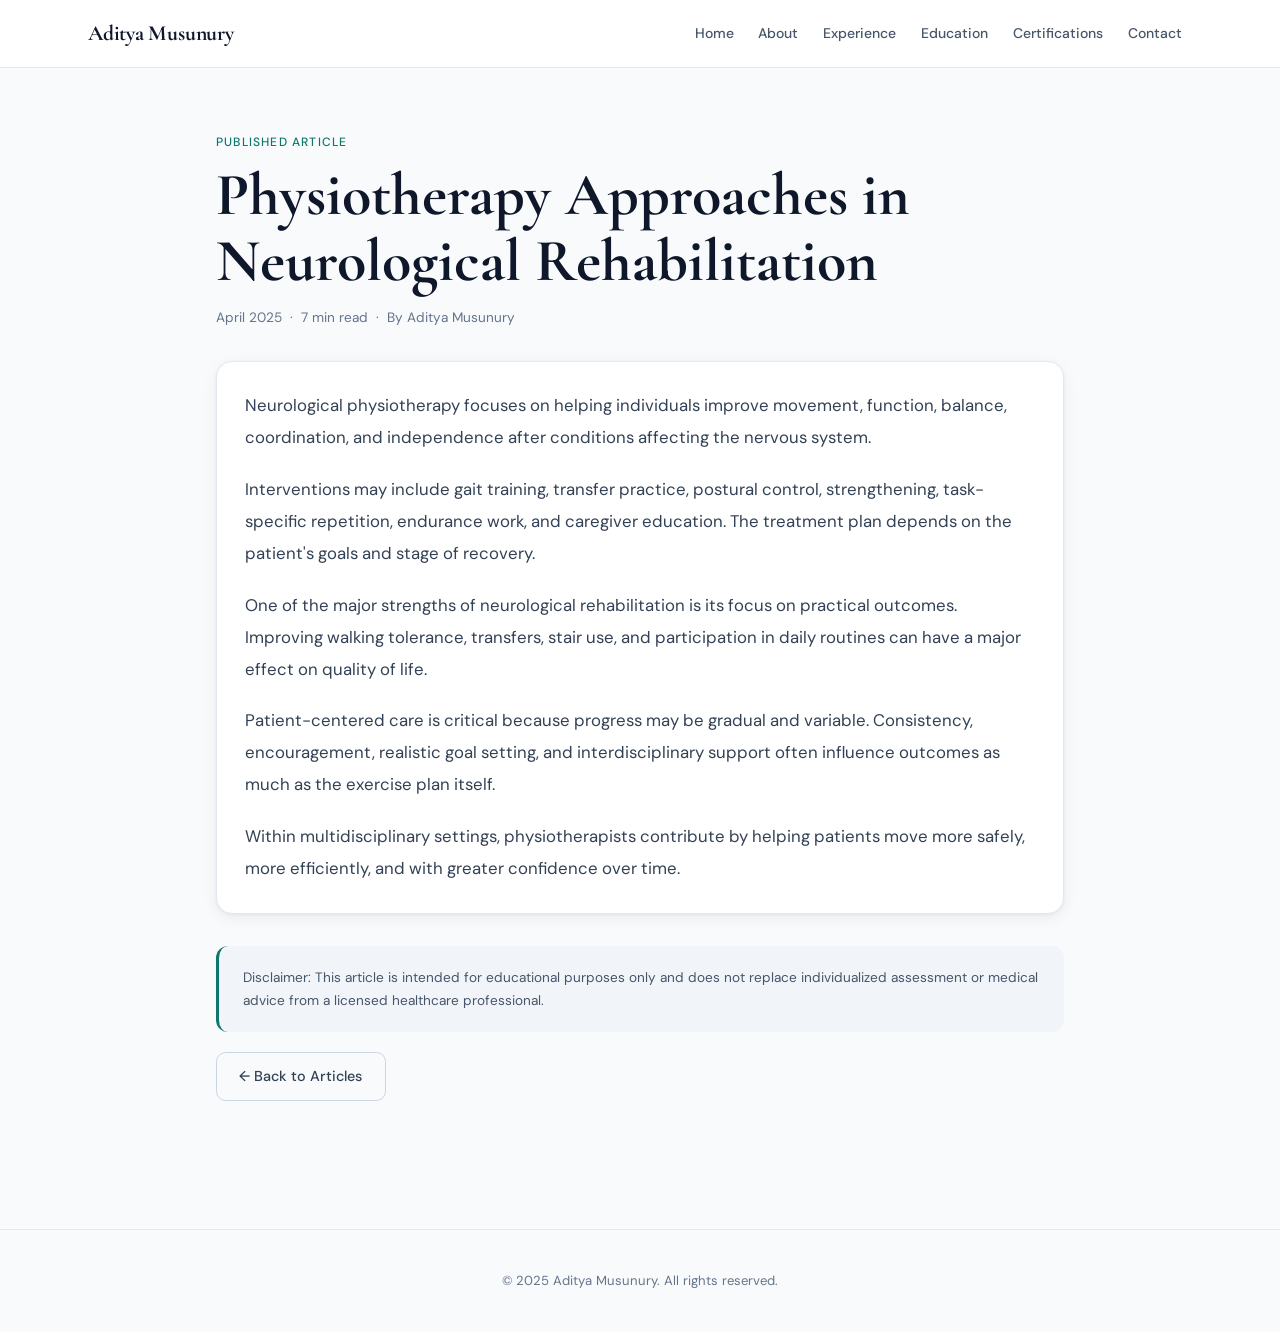
<file: articles/neurological-rehabilitation-approaches.html>
<!DOCTYPE html>
<html lang="en">
<head>
  <meta charset="UTF-8" />
  <meta name="viewport" content="width=device-width, initial-scale=1.0" />
  <title>Physiotherapy Approaches in Neurological Rehabilitation | Aditya Musunury</title>
  <link rel="stylesheet" href="../style.css" />
</head>
<body>

  <div id="site-nav"></div>

  <main class="page-sm">
    <p class="eyebrow fade-up">Published Article</p>
    <h1 class="fade-up">Physiotherapy Approaches in Neurological Rehabilitation</h1>
    <p class="text-sm mt-2 fade-up">April 2025 &nbsp;·&nbsp; 7 min read &nbsp;·&nbsp; By Aditya Musunury</p>

    <div class="card mt-4 article-body fade-up">
      <p>Neurological physiotherapy focuses on helping individuals improve movement, function, balance, coordination, and independence after conditions affecting the nervous system.</p>
      <p>Interventions may include gait training, transfer practice, postural control, strengthening, task-specific repetition, endurance work, and caregiver education. The treatment plan depends on the patient's goals and stage of recovery.</p>
      <p>One of the major strengths of neurological rehabilitation is its focus on practical outcomes. Improving walking tolerance, transfers, stair use, and participation in daily routines can have a major effect on quality of life.</p>
      <p>Patient-centered care is critical because progress may be gradual and variable. Consistency, encouragement, realistic goal setting, and interdisciplinary support often influence outcomes as much as the exercise plan itself.</p>
      <p>Within multidisciplinary settings, physiotherapists contribute by helping patients move more safely, more efficiently, and with greater confidence over time.</p>
    </div>

    <div class="disclaimer fade-up">
      Disclaimer: This article is intended for educational purposes only and
      does not replace individualized assessment or medical advice from a
      licensed healthcare professional.
    </div>

    <div class="mt-3 fade-up">
      <a href="../articles.html" class="btn btn-outline">← Back to Articles</a>
    </div>
  </main>

  <footer>© 2025 Aditya Musunury. All rights reserved.</footer>

  <script src="../nav.js"></script>
</body>
</html>
</file>
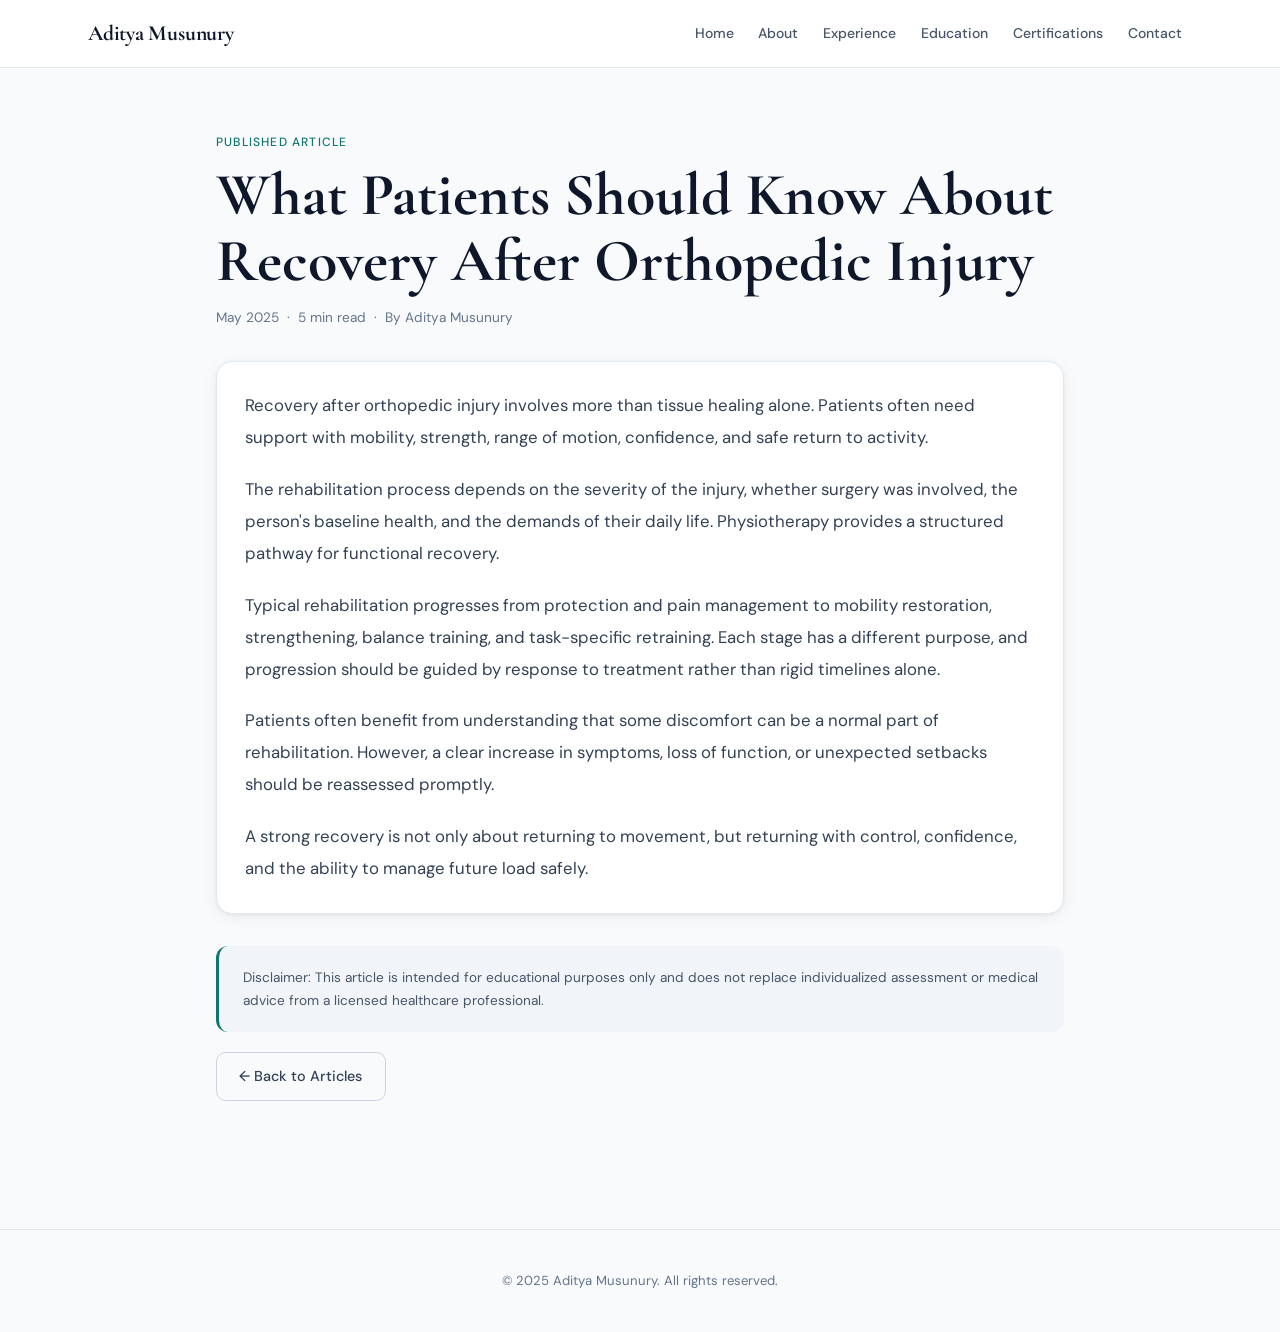
<file: articles/recovery-after-orthopedic-injury.html>
<!DOCTYPE html>
<html lang="en">
<head>
  <meta charset="UTF-8" />
  <meta name="viewport" content="width=device-width, initial-scale=1.0" />
  <title>What Patients Should Know About Recovery After Orthopedic Injury | Aditya Musunury</title>
  <link rel="stylesheet" href="../style.css" />
</head>
<body>

  <div id="site-nav"></div>

  <main class="page-sm">
    <p class="eyebrow fade-up">Published Article</p>
    <h1 class="fade-up">What Patients Should Know About Recovery After Orthopedic Injury</h1>
    <p class="text-sm mt-2 fade-up">May 2025 &nbsp;·&nbsp; 5 min read &nbsp;·&nbsp; By Aditya Musunury</p>

    <div class="card mt-4 article-body fade-up">
      <p>Recovery after orthopedic injury involves more than tissue healing alone. Patients often need support with mobility, strength, range of motion, confidence, and safe return to activity.</p>
      <p>The rehabilitation process depends on the severity of the injury, whether surgery was involved, the person's baseline health, and the demands of their daily life. Physiotherapy provides a structured pathway for functional recovery.</p>
      <p>Typical rehabilitation progresses from protection and pain management to mobility restoration, strengthening, balance training, and task-specific retraining. Each stage has a different purpose, and progression should be guided by response to treatment rather than rigid timelines alone.</p>
      <p>Patients often benefit from understanding that some discomfort can be a normal part of rehabilitation. However, a clear increase in symptoms, loss of function, or unexpected setbacks should be reassessed promptly.</p>
      <p>A strong recovery is not only about returning to movement, but returning with control, confidence, and the ability to manage future load safely.</p>
    </div>

    <div class="disclaimer fade-up">
      Disclaimer: This article is intended for educational purposes only and
      does not replace individualized assessment or medical advice from a
      licensed healthcare professional.
    </div>

    <div class="mt-3 fade-up">
      <a href="../articles.html" class="btn btn-outline">← Back to Articles</a>
    </div>
  </main>

  <footer>© 2025 Aditya Musunury. All rights reserved.</footer>

  <script src="../nav.js"></script>
</body>
</html>
</file>
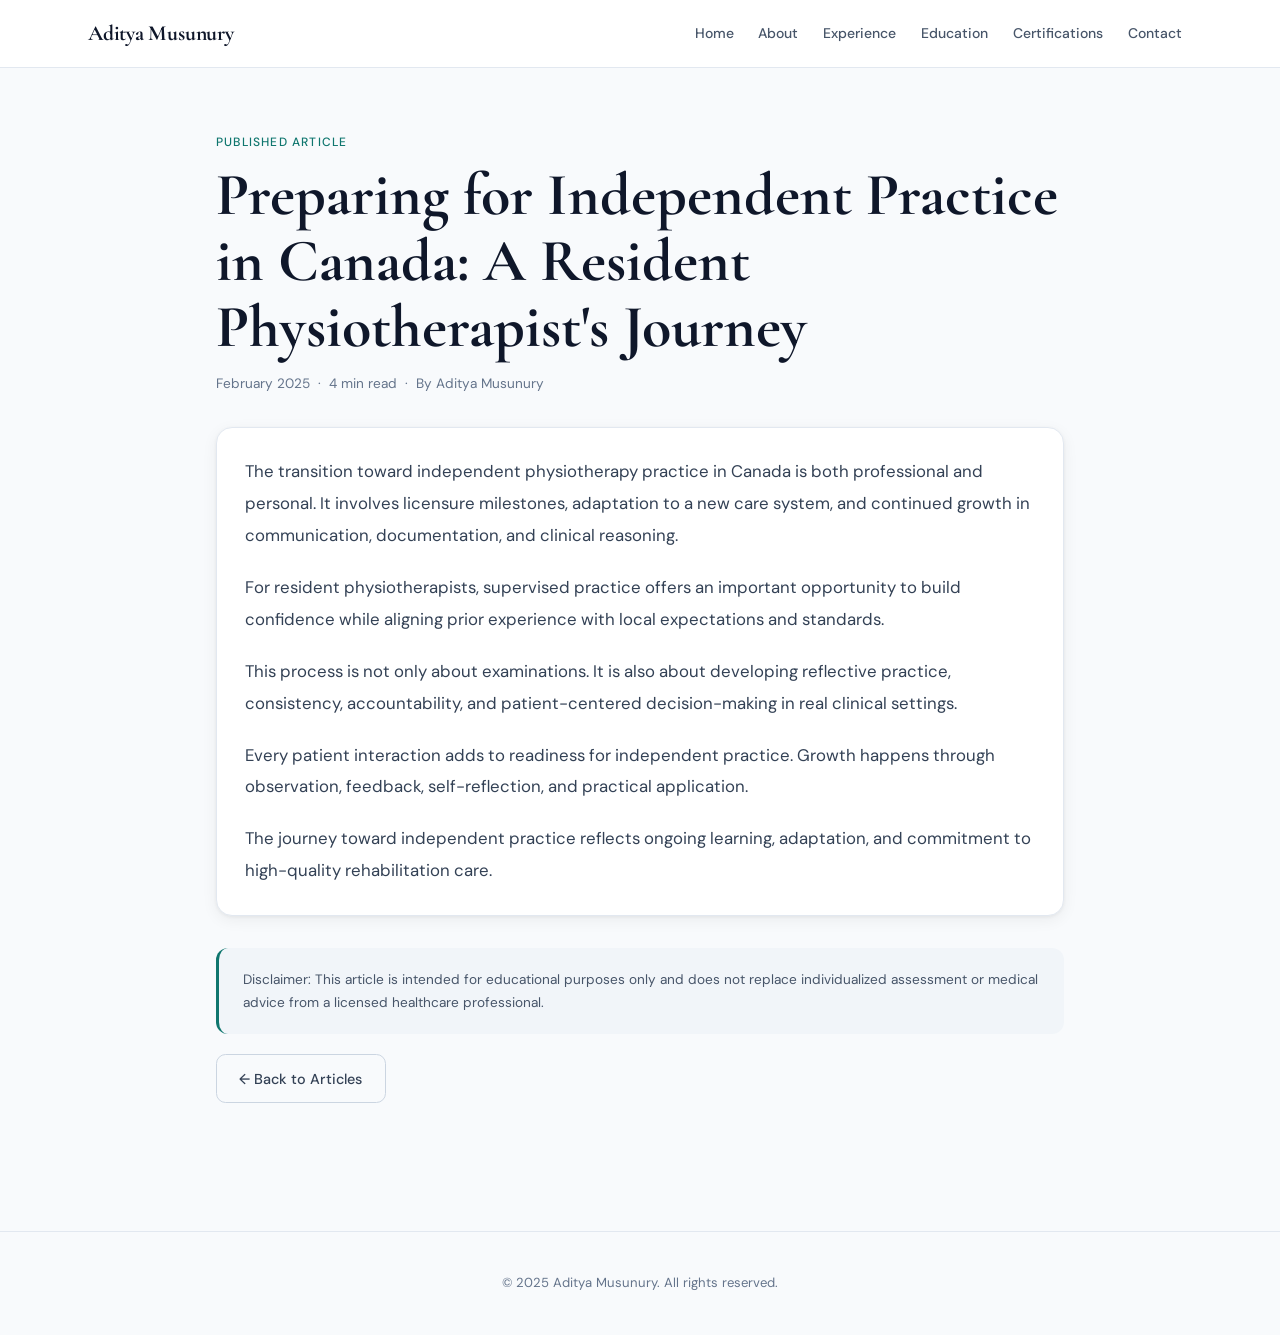
<file: articles/resident-physiotherapist-journey-canada.html>
<!DOCTYPE html>
<html lang="en">
<head>
  <meta charset="UTF-8" />
  <meta name="viewport" content="width=device-width, initial-scale=1.0" />
  <title>Preparing for Independent Practice in Canada: A Resident Physiotherapist's Journey | Aditya Musunury</title>
  <link rel="stylesheet" href="../style.css" />
</head>
<body>

  <div id="site-nav"></div>

  <main class="page-sm">
    <p class="eyebrow fade-up">Published Article</p>
    <h1 class="fade-up">Preparing for Independent Practice in Canada: A Resident Physiotherapist's Journey</h1>
    <p class="text-sm mt-2 fade-up">February 2025 &nbsp;·&nbsp; 4 min read &nbsp;·&nbsp; By Aditya Musunury</p>

    <div class="card mt-4 article-body fade-up">
      <p>The transition toward independent physiotherapy practice in Canada is both professional and personal. It involves licensure milestones, adaptation to a new care system, and continued growth in communication, documentation, and clinical reasoning.</p>
      <p>For resident physiotherapists, supervised practice offers an important opportunity to build confidence while aligning prior experience with local expectations and standards.</p>
      <p>This process is not only about examinations. It is also about developing reflective practice, consistency, accountability, and patient-centered decision-making in real clinical settings.</p>
      <p>Every patient interaction adds to readiness for independent practice. Growth happens through observation, feedback, self-reflection, and practical application.</p>
      <p>The journey toward independent practice reflects ongoing learning, adaptation, and commitment to high-quality rehabilitation care.</p>
    </div>

    <div class="disclaimer fade-up">
      Disclaimer: This article is intended for educational purposes only and
      does not replace individualized assessment or medical advice from a
      licensed healthcare professional.
    </div>

    <div class="mt-3 fade-up">
      <a href="../articles.html" class="btn btn-outline">← Back to Articles</a>
    </div>
  </main>

  <footer>© 2025 Aditya Musunury. All rights reserved.</footer>

  <script src="../nav.js"></script>
</body>
</html>
</file>
<file: style.css>
@import url('https://fonts.googleapis.com/css2?family=Cormorant+Garamond:wght@400;600;700&family=DM+Sans:wght@300;400;500&display=swap');

*, *::before, *::after { box-sizing: border-box; margin: 0; padding: 0; }

:root {
  --teal:        #0f766e;
  --teal-dark:   #0d5c56;
  --teal-light:  #ccfbf1;
  --slate-900:   #0f172a;
  --slate-700:   #334155;
  --slate-600:   #475569;
  --slate-500:   #64748b;
  --slate-300:   #cbd5e1;
  --slate-200:   #e2e8f0;
  --slate-100:   #f1f5f9;
  --slate-50:    #f8fafc;
  --white:       #ffffff;
  --radius:      1rem;
  --shadow:      0 1px 4px rgba(0,0,0,.06), 0 4px 16px rgba(0,0,0,.06);
}

html { scroll-behavior: smooth; }

body {
  font-family: 'DM Sans', sans-serif;
  font-weight: 400;
  background: var(--slate-50);
  color: var(--slate-700);
  line-height: 1.7;
  -webkit-font-smoothing: antialiased;
}

/* ── Navbar ───────────────────────────────────────────── */
#site-nav {
  position: sticky;
  top: 0;
  z-index: 50;
  background: var(--white);
  border-bottom: 1px solid var(--slate-200);
}
#site-nav .nav-inner {
  max-width: 72rem;
  margin: 0 auto;
  padding: .95rem 1.5rem;
  display: flex;
  flex-wrap: wrap;
  align-items: center;
  justify-content: space-between;
  gap: 1rem;
}
#site-nav .nav-brand {
  font-family: 'Cormorant Garamond', serif;
  font-size: 1.35rem;
  font-weight: 700;
  color: var(--slate-900);
  text-decoration: none;
  letter-spacing: -.01em;
}
#site-nav .nav-links { display: flex; flex-wrap: wrap; gap: .25rem; }
#site-nav .nav-links a {
  font-size: .875rem;
  font-weight: 500;
  color: var(--slate-600);
  text-decoration: none;
  padding: .35rem .65rem;
  border-radius: .4rem;
  transition: background .15s, color .15s;
}
#site-nav .nav-links a:hover,
#site-nav .nav-links a.active { background: var(--teal-light); color: var(--teal); }

/* ── Layout ───────────────────────────────────────────── */
.page { max-width: 72rem; margin: 0 auto; padding: 4rem 1.5rem; }
.page-sm { max-width: 56rem; margin: 0 auto; padding: 4rem 1.5rem; }

/* ── Typography ───────────────────────────────────────── */
.eyebrow {
  font-size: .75rem;
  font-weight: 500;
  letter-spacing: .1em;
  text-transform: uppercase;
  color: var(--teal);
}
h1 {
  font-family: 'Cormorant Garamond', serif;
  font-size: clamp(2.5rem, 6vw, 3.75rem);
  font-weight: 700;
  color: var(--slate-900);
  line-height: 1.1;
  margin-top: .6rem;
}
h2 {
  font-family: 'Cormorant Garamond', serif;
  font-size: 1.6rem;
  font-weight: 600;
  color: var(--slate-900);
}
h3 { font-size: 1rem; font-weight: 500; color: var(--slate-900); }
p { color: var(--slate-700); }

/* ── Cards ────────────────────────────────────────────── */
.card {
  background: var(--white);
  border: 1px solid var(--slate-200);
  border-radius: var(--radius);
  padding: 1.75rem;
  box-shadow: var(--shadow);
}
.card-grid { display: grid; gap: 1.25rem; }
.card-grid-2 { grid-template-columns: repeat(auto-fill, minmax(280px, 1fr)); }

/* ── Buttons ──────────────────────────────────────────── */
.btn {
  display: inline-block;
  padding: .7rem 1.4rem;
  border-radius: .6rem;
  font-size: .9rem;
  font-weight: 500;
  text-decoration: none;
  transition: background .15s, transform .1s;
}
.btn:active { transform: scale(.98); }
.btn-primary { background: var(--teal); color: var(--white); }
.btn-primary:hover { background: var(--teal-dark); }
.btn-outline { border: 1px solid var(--slate-300); color: var(--slate-700); }
.btn-outline:hover { background: var(--slate-100); }

/* ── Utility ──────────────────────────────────────────── */
.mt-1 { margin-top: .35rem; }
.mt-2 { margin-top: .75rem; }
.mt-3 { margin-top: 1.25rem; }
.mt-4 { margin-top: 2rem; }
.mt-5 { margin-top: 3rem; }
.text-sm { font-size: .85rem; color: var(--slate-500); }
.text-teal { color: var(--teal); font-weight: 500; }
.stack > * + * { margin-top: 1.5rem; }

/* ── Hero (home) ──────────────────────────────────────── */
.hero { display: grid; grid-template-columns: 1fr 1fr; gap: 4rem; align-items: center; }
.hero-sub { font-size: 1.35rem; color: var(--slate-600); margin-top: .5rem; }
.hero-body { font-size: 1.05rem; line-height: 1.8; margin-top: 1.25rem; }
.hero-actions { display: flex; gap: 1rem; margin-top: 2rem; flex-wrap: wrap; }
.hero-img { border-radius: 1.5rem; overflow: hidden; box-shadow: 0 8px 40px rgba(0,0,0,.12); border: 1px solid var(--slate-200); }
.hero-img img { display: block; width: 100%; height: auto; }

/* ── Article card ─────────────────────────────────────── */
.article-card {
  display: block;
  text-decoration: none;
  background: var(--white);
  border: 1px solid var(--slate-200);
  border-radius: var(--radius);
  padding: 1.75rem;
  box-shadow: var(--shadow);
  transition: box-shadow .2s, transform .2s;
}
.article-card:hover { box-shadow: 0 8px 32px rgba(0,0,0,.1); transform: translateY(-2px); }
.article-card h2 { font-size: 1.3rem; margin-bottom: .5rem; }
.article-card .excerpt { font-size: .95rem; color: var(--slate-600); margin-top: .5rem; line-height: 1.7; }
.article-card .read-more { margin-top: 1rem; font-size: .9rem; color: var(--teal); font-weight: 500; }

/* ── Experience / Education card ──────────────────────── */
.exp-card { }
.exp-card h2 { margin-bottom: .3rem; }
.exp-org { color: var(--teal); font-weight: 500; }
.exp-meta { font-size: .85rem; color: var(--slate-500); margin-top: .15rem; }
.exp-card ul { margin-top: 1rem; padding-left: 1.25rem; }
.exp-card ul li { margin-bottom: .4rem; line-height: 1.7; }

/* ── Article detail ───────────────────────────────────── */
.article-body { font-size: 1.05rem; line-height: 1.9; }
.article-body p + p { margin-top: 1.25rem; }
.disclaimer {
  margin-top: 2rem;
  padding: 1.25rem 1.5rem;
  background: var(--slate-100);
  border-radius: .75rem;
  font-size: .85rem;
  color: var(--slate-600);
  border-left: 3px solid var(--teal);
}

/* ── Contact ──────────────────────────────────────────── */
.contact-item { display: flex; gap: .75rem; align-items: baseline; }
.contact-label { color: var(--teal); font-weight: 500; min-width: 6rem; }
.contact-item a { color: #2563eb; }

/* ── Footer ───────────────────────────────────────────── */
footer {
  text-align: center;
  padding: 2.5rem 1.5rem;
  font-size: .82rem;
  color: var(--slate-500);
  border-top: 1px solid var(--slate-200);
  margin-top: 4rem;
}

/* ── Fade-in animation ────────────────────────────────── */
@keyframes fadeUp {
  from { opacity: 0; transform: translateY(18px); }
  to   { opacity: 1; transform: translateY(0); }
}
.fade-up { animation: fadeUp .5s ease both; }
.fade-up:nth-child(2) { animation-delay: .08s; }
.fade-up:nth-child(3) { animation-delay: .16s; }
.fade-up:nth-child(4) { animation-delay: .24s; }

/* ── Responsive ───────────────────────────────────────── */
@media (max-width: 768px) {
  .hero { grid-template-columns: 1fr; }
  .hero-img { max-width: 320px; margin: 0 auto; }
}
</file>
